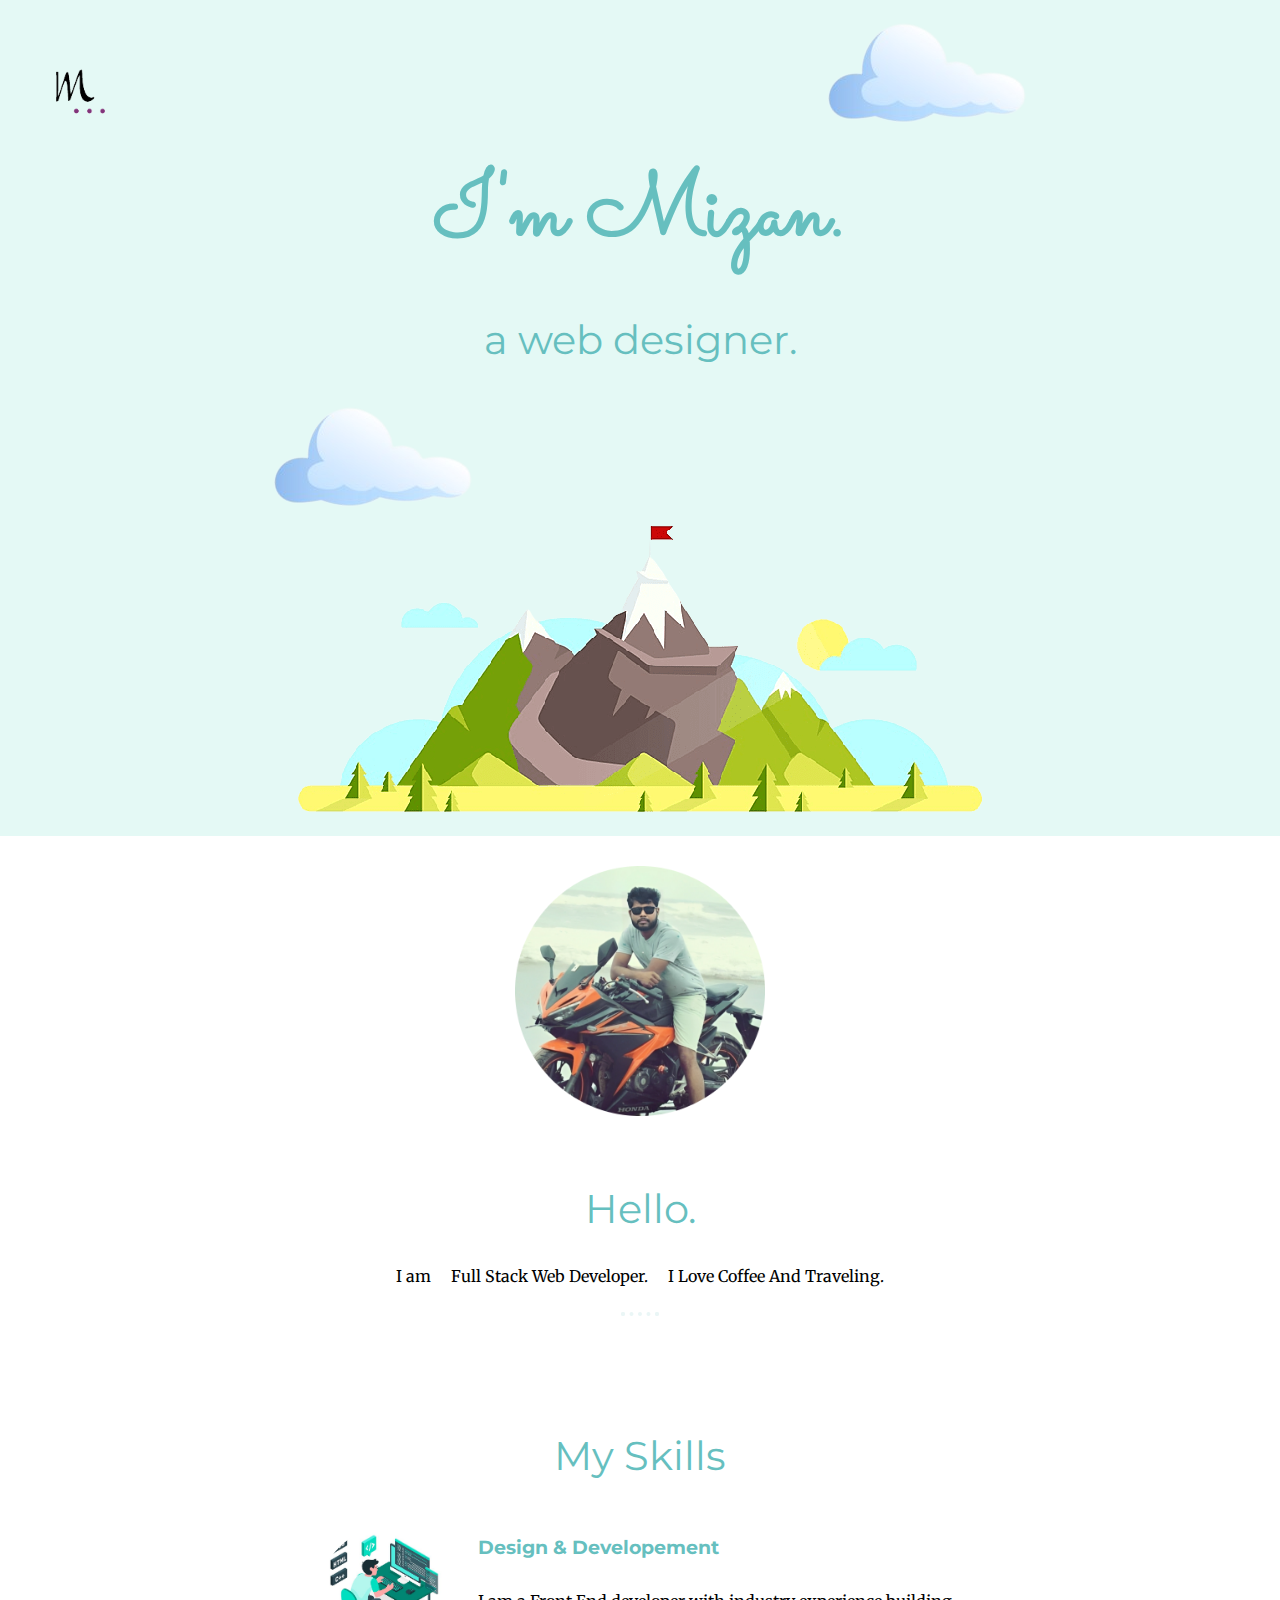
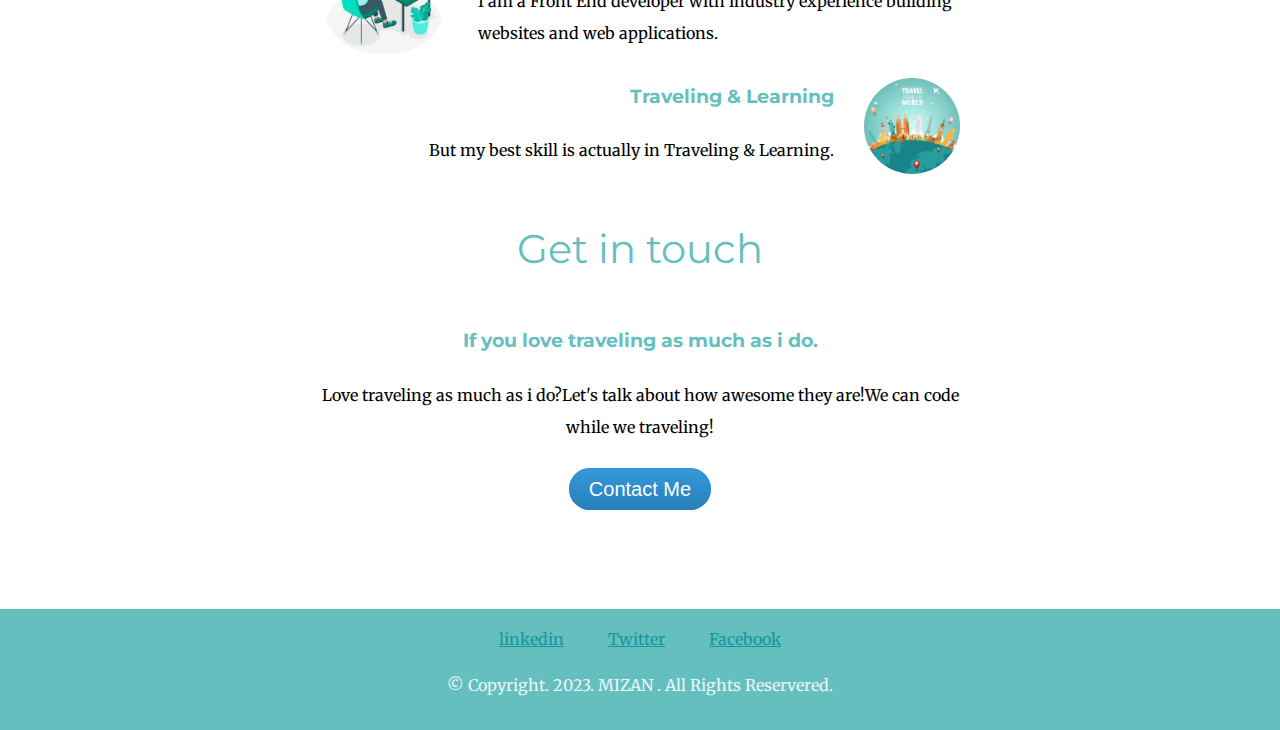
<file: index.html>
<!DOCTYPE html>
<html lang="en">
<head>
    <meta charset="UTF-8">
    <meta http-equiv="X-UA-Compatible" content="IE=edge">
    <meta name="viewport" content="width=device-width, initial-scale=1"/>
    <link rel="stylesheet" href="css/style.css">
    <link rel="shortcut icon" href="img/fevicon.png" type="image/x-icon">
    <link rel="preconnect" href="https://fonts.googleapis.com">
    <link rel="preconnect" href="https://fonts.gstatic.com" crossorigin>
    <link href="https://fonts.googleapis.com/css2?family=Merriweather:ital,wght@0,300;0,400;0,700;0,900;1,300;1,400;1,700;1,900&family=Montserrat:ital,wght@0,100;0,200;0,300;0,400;0,500;0,600;0,700;0,800;0,900;1,100;1,200;1,300;1,400;1,500;1,600;1,700;1,800;1,900&family=Sacramento&display=swap" rel="stylesheet">
    <title>Mizan's Personal Website</title>
</head>
<body>
    <div class="top-container">
        <img class="my-logo" src="img/my-logo.png" alt="" srcset="">
        <img class="top-cloud" src="img/cloud.png" alt="" srcset="">
        <h1>I'm Mizan.</h1>
        <h2>a web designer.</h2>
        <img class="bottom-cloud" src="img/cloud.png" alt="" srcset="">
        <img class="img" src="img/mountain.png" alt="" srcset="">

    </div>

    <div class="middle-container">
        <div class="profile">
            <img class="profile-photo" src="img/my-circle.png" alt="" srcset="">
            <h2>Hello.</h2>
            <p>I am<a class="link-0" href="https://www.fiverr.com/">Full Stack Web Developer.</a>I Love Coffee And Traveling.</p>
        </div>
        <hr>
        <div class="skills">
            <h2>My Skills</h2>
            <div class="skill-row-1">
                <img class="web-developement-photo" src="img/web-developement-photo.jpg" alt="" srcset="">
                <h3>Design & Developement</h3>
                <p>I am a Front End developer with industry experience building websites and web applications.</p>
            </div>
            <div class="skill-row-2">
                <img class="travel-photo" src="img/travel.jpg" alt="" srcset="">
                <h3>Traveling & Learning</h3>
                <p>But my best skill is actually in Traveling & Learning. </p> 
            </div>
            <div class="contact-me">
                <h2>Get in touch</h2>
                <h3>If you love traveling as much as i do.</h3>
                <p>Love traveling as much as i do?Let's talk about how awesome they are!We can code while we traveling!</p>
                <a class="btn-contact" href="contact-me.html">Contact Me</a>
            </div>
        </div>
    </div>

    <div class="bottom-container">
                <a class="link-profile-1" href="https://www.linkedin.com/in/md-mizan-060b86274">linkedin</a>
                <a class="link-profile-2" href="https://twitter.com/mizanurrahmannn">Twitter</a>
                <a class="link-profile-3" href="https://www.facebook.com/mizanurrahmannnn?mibextid=ZbWKwL">Facebook</a><br>
                <p class="copyright">© Copyright. 2023. MIZAN . All Rights Reservered.</p>

    </div>

</body>
</html>
</file>
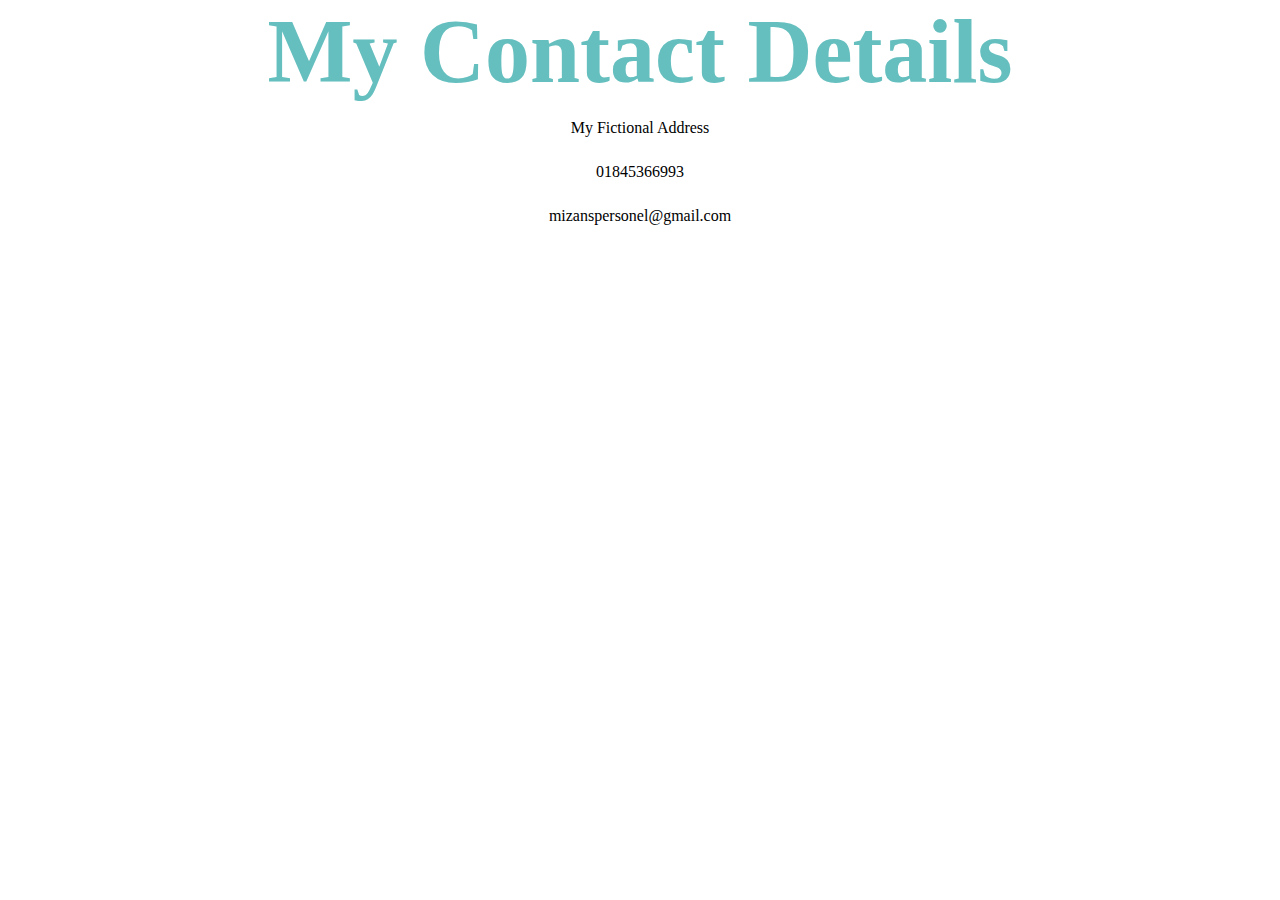
<file: contact-me.html>
<!DOCTYPE html>
<html lang="en">
<head>
  <meta charset="UTF-8">
  <meta http-equiv="X-UA-Compatible" content="IE=edge">
  <meta name="viewport" content="width=device-width, initial-scale=1.0">
  <link rel="stylesheet" href="css/style.css">
  <title>Contact Me</title>
</head>
<body>
  <h1>My Contact Details</h1>
  <p>My Fictional Address</p>
  <p>01845366993</p>
  <p>mizanspersonel@gmail.com</p>
</body>
</html>
</file>
<file: css/style.css>
body {
    margin: 0;
    text-align: center;
    font-family: 'Merriweather', serif;
}

h1 {
    color: #66bfbf;
    font-size: 5.625rem;
    margin: 0px auto 0 auto;
    font-family: 'Sacramento', cursive;
}

h2 {
    font-family: 'Montserrat', sans-serif;
    color: #66bfbf;
    font-size: 2.5rem;
    font-weight: normal;
}

h3 {
    color: #11999e;
    font-family: 'Montserrat', sans-serif;

}

p {
  color: black;
  padding-bottom: 10px;  
}

.top-container {
    background-color: #e4f9f5;
    position: relative;
    padding-top: 150px;
}

.middle-container {
    position: relative;
    
}

.bottom-container {
    background-color: #66bfbf;
    text-align: center;
    padding: 20px 0px 20px;
   
    
}

.top-cloud {
    position: absolute;
    right: 250px;
    top: -15px;
}

.bottom-cloud {
   position: absolute;
   bottom: 300px;
}

.img {
    padding-top: 100px;
}

.my-logo {
    position: absolute;
    right: 85%;
    bottom: 80%;
    width: 150px;
    
}
.skills {
    width: 50%;
    text-align: left;
    margin: 100px auto 100px auto;
    line-height: 2;
}
.skill-row-2 {
    width: 100%;
    text-align: right;
    
}


h1 {
    color: #66bfbf;
}

h3 {
    color: #66bfbf;
}
h2 {
    text-align: center;
}

hr {
    border: dotted #eaf6f6 4px;
    border-bottom: none;
    width: 30px;
}


.profile-photo {
    width: 250px;
    padding: 30px;
    
}

.web-developement-photo {
    width: 20%;
    border-radius: 100%;
    float: left;
    margin-right: 30px;
}

.travel-photo {
    width: 15%;
    border-radius: 100%;
    margin-left: 30px;
    float: right;
}

.contact-me {
    text-align: center;
}

.btn-contact {
    background: #3498db;
    background-image: -webkit-linear-gradient(top, #3498db, #2980b9);
    background-image: -moz-linear-gradient(top, #3498db, #2980b9);
    background-image: -ms-linear-gradient(top, #3498db, #2980b9);
    background-image: -o-linear-gradient(top, #3498db, #2980b9);
    background-image: linear-gradient(to bottom, #3498db, #2980b9);
    -webkit-border-radius: 28;
    -moz-border-radius: 28;
    border-radius: 28px;
    font-family: Arial;
    color: #ffffff;
    font-size: 20px;
    padding: 10px 20px 10px 20px;
    text-decoration: none;
  }
  
  .btn-contact:hover {
    background: #3cb0fd;
    background-image: -webkit-linear-gradient(top, #3cb0fd, #3498db);
    background-image: -moz-linear-gradient(top, #3cb0fd, #3498db);
    background-image: -ms-linear-gradient(top, #3cb0fd, #3498db);
    background-image: -o-linear-gradient(top, #3cb0fd, #3498db);
    background-image: linear-gradient(to bottom, #3cb0fd, #3498db);
    text-decoration: none;
  }

  .copyright {
    color: #eaf6f6;
    padding: 10px;
    margin-bottom: 5px;
  }
  a {
    color: #11999e;
    margin: 10px 20px;
  }

  a:hover {
    color: #eaf6f6;
    font-size: 0.75rem;
    padding: 20px 0;
  }

  .link-0 {
    color: black;
    text-decoration: none;
  }
  .link-0:hover {
    color: rgb(68, 65, 65)
  }
</file>
